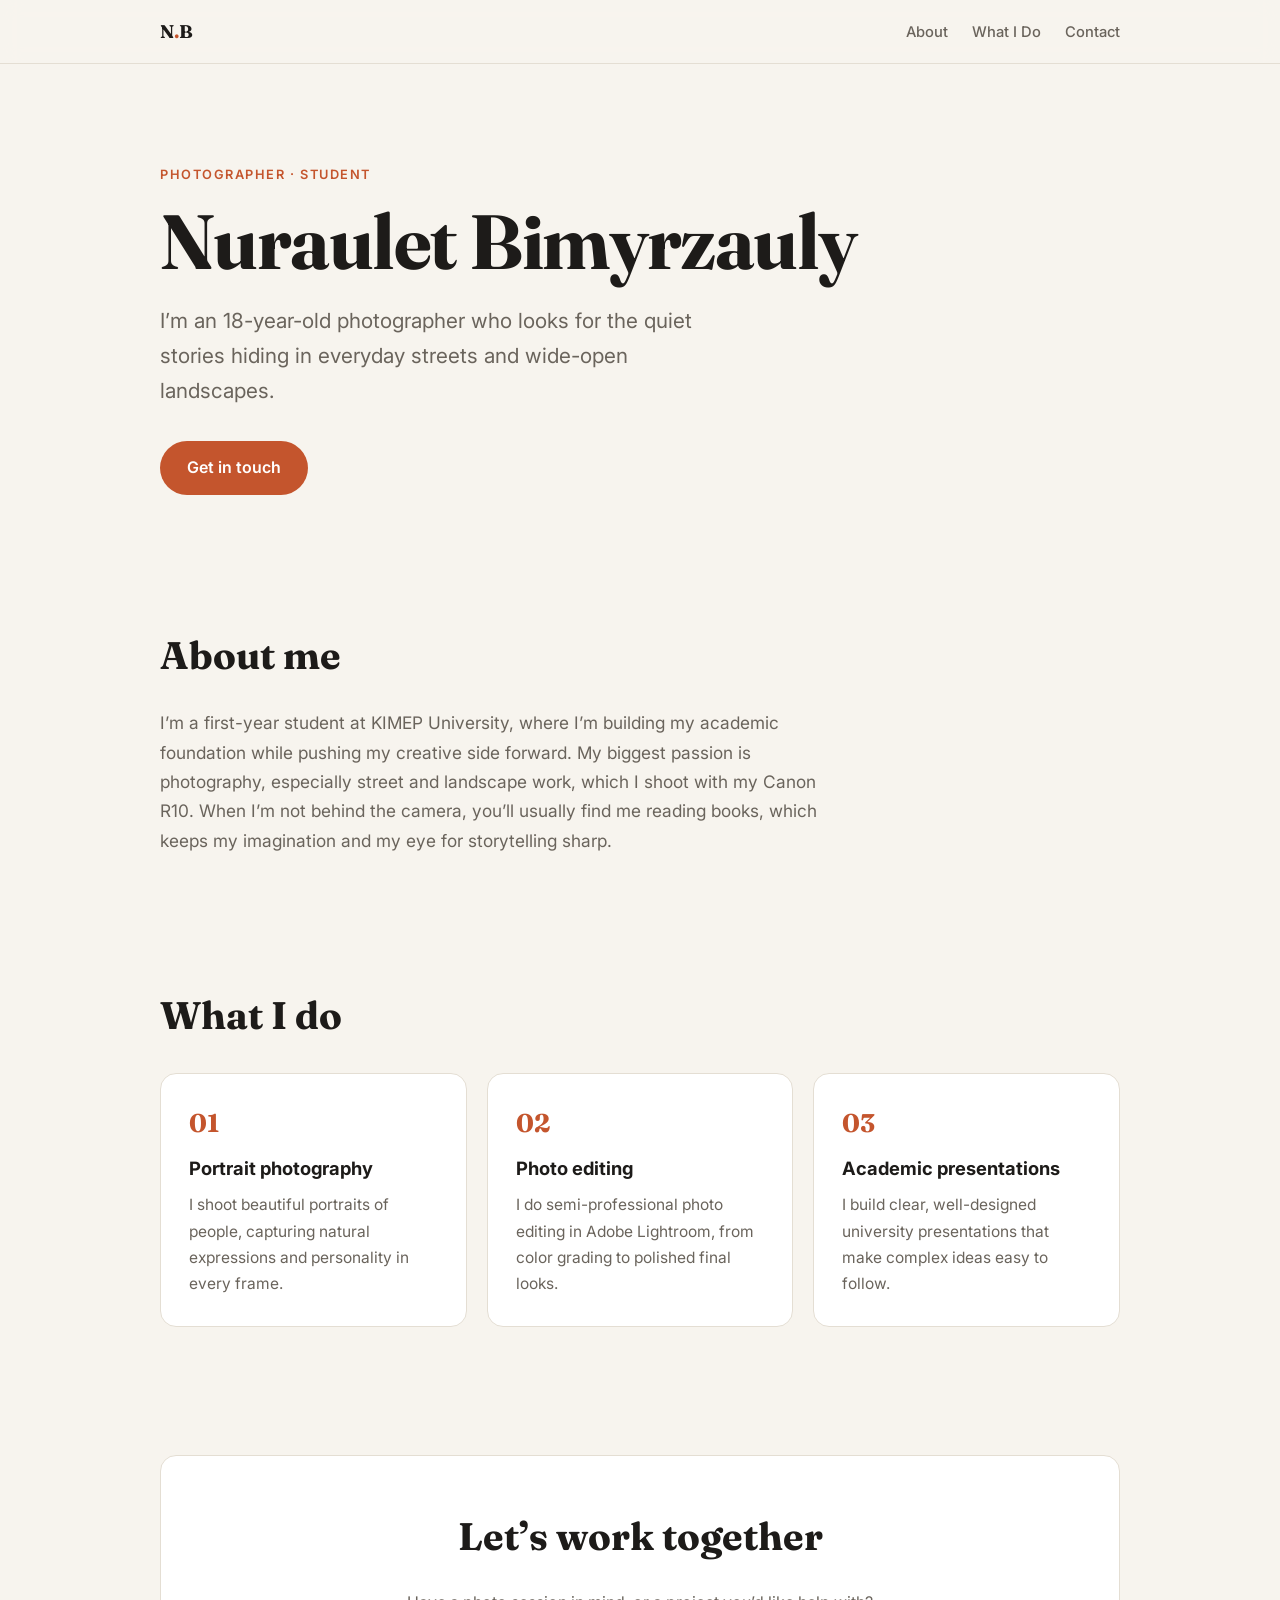
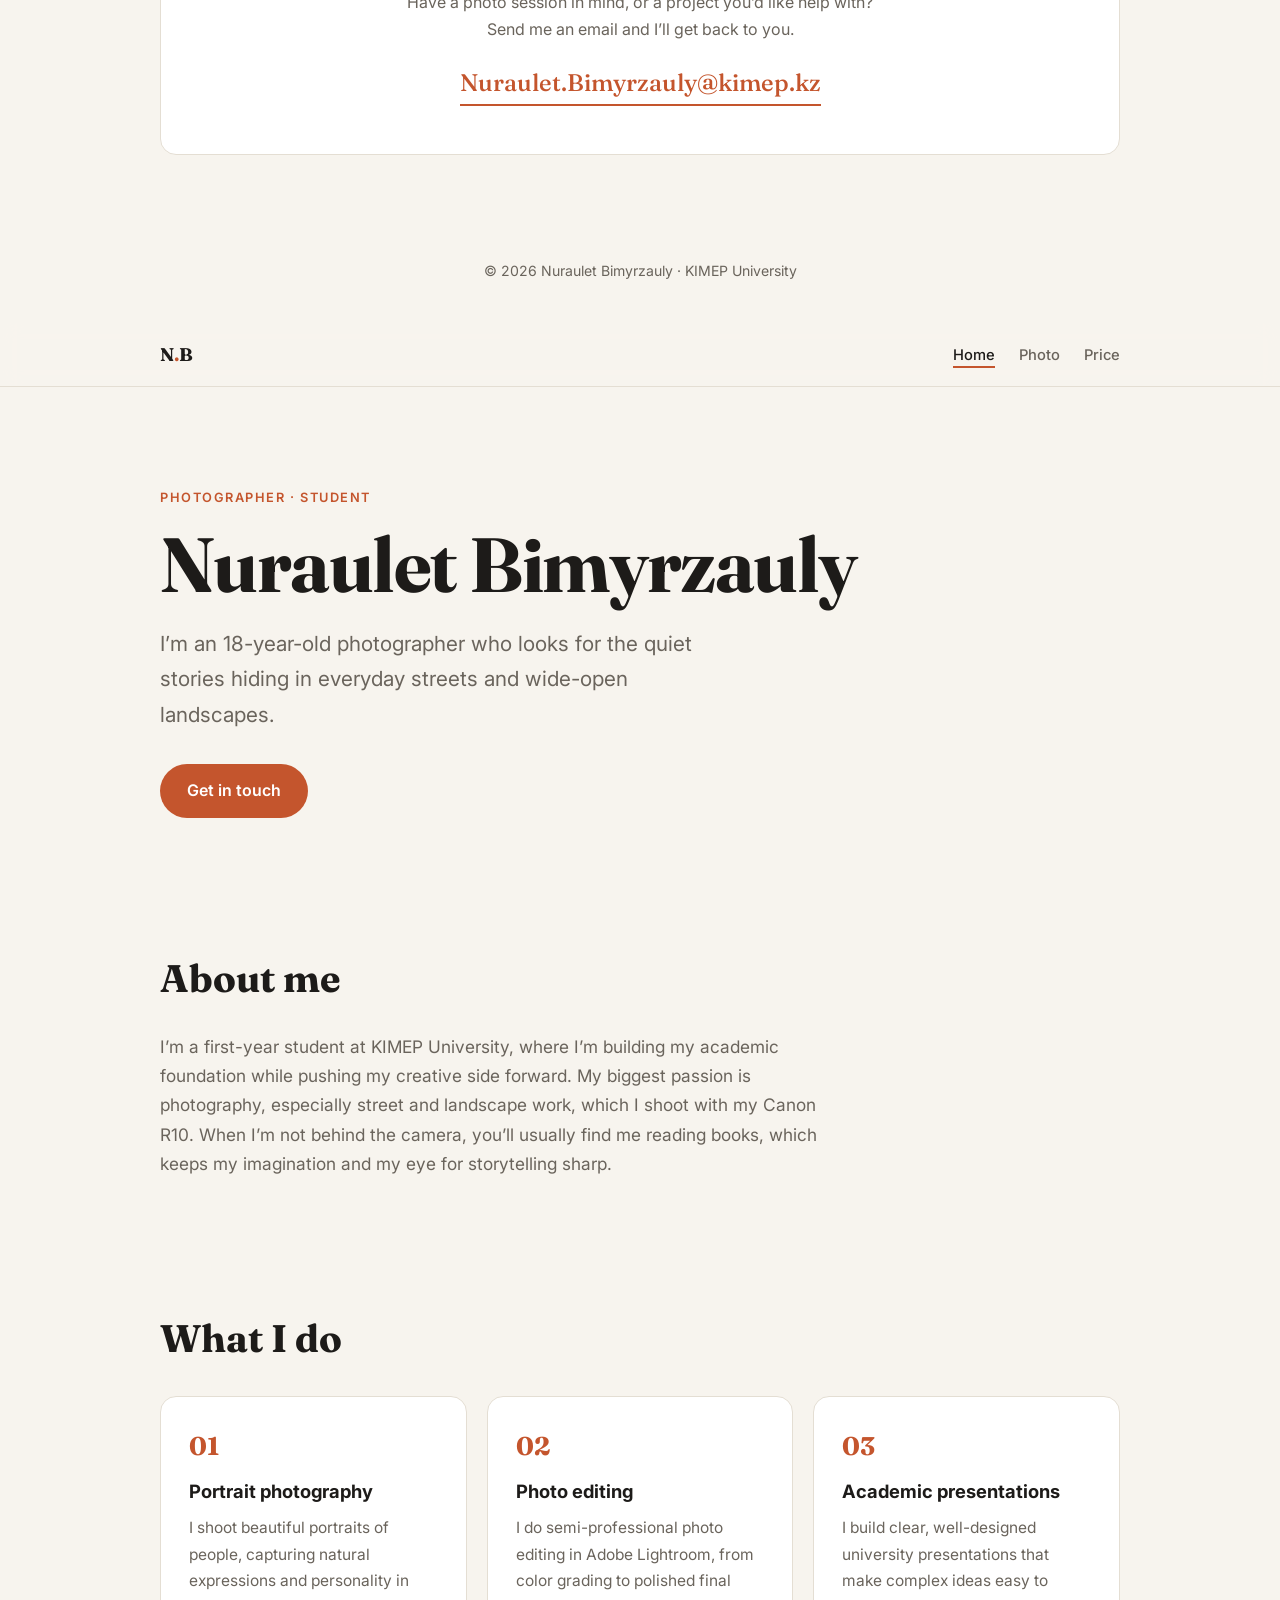
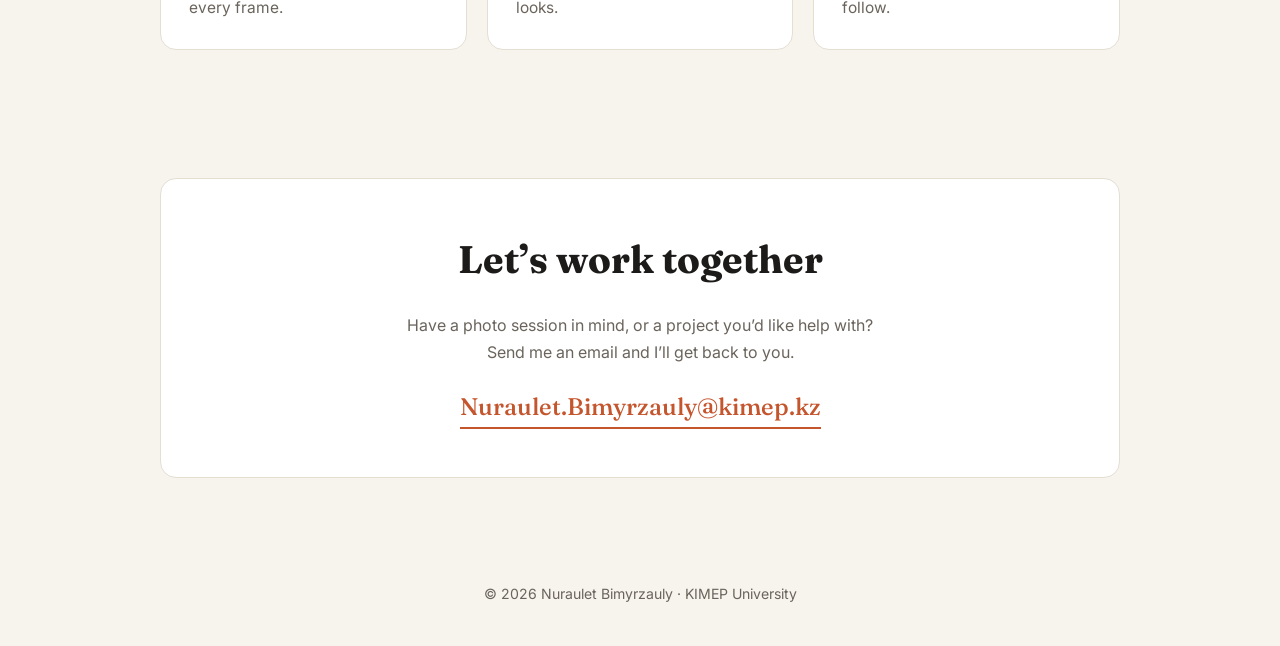
<file: index.html>
<!DOCTYPE html>
<html lang="en">
<head>
  <meta charset="UTF-8">
  <meta name="viewport" content="width=device-width, initial-scale=1">
  <title>Nuraulet Bimyrzauly – Photographer</title>
  <meta name="description" content="Portfolio of Nuraulet Bimyrzauly, an 18-year-old photographer and first-year student at KIMEP.">
  <link rel="preconnect" href="https://fonts.googleapis.com">
  <link rel="preconnect" href="https://fonts.gstatic.com" crossorigin>
  <link href="https://fonts.googleapis.com/css2?family=Fraunces:opsz,wght@9..144,500;9..144,700&family=Inter:wght@400;500;600&display=swap" rel="stylesheet">
  <style>
    :root {
      --bg: #f7f4ee;
      --surface: #ffffff;
      --text: #1d1b19;
      --muted: #6a645c;
      --accent: #c4552d;
      --border: #e4ded3;
      --radius: 16px;
      --serif: "Fraunces", Georgia, "Times New Roman", serif;
      --sans: "Inter", system-ui, -apple-system, "Segoe UI", Roboto, Arial, sans-serif;
    }

    @media (prefers-color-scheme: dark) {
      :root {
        --bg: #131211;
        --surface: #1d1b19;
        --text: #f1ece4;
        --muted: #a69f95;
        --accent: #e8794f;
        --border: #302d29;
      }
    }

    * { box-sizing: border-box; margin: 0; padding: 0; }

    html { scroll-behavior: smooth; }

    body {
      font-family: var(--sans);
      background: var(--bg);
      color: var(--text);
      line-height: 1.7;
      -webkit-font-smoothing: antialiased;
    }

    a { color: inherit; }

    .container {
      width: min(960px, 100% - 3rem);
      margin-inline: auto;
    }

    /* Navigation */
    header {
      position: sticky;
      top: 0;
      z-index: 10;
      background: color-mix(in srgb, var(--bg) 88%, transparent);
      backdrop-filter: blur(10px);
      border-bottom: 1px solid var(--border);
    }

    nav {
      display: flex;
      align-items: center;
      justify-content: space-between;
      padding: 1rem 0;
    }

    .logo {
      font-family: var(--serif);
      font-weight: 700;
      font-size: 1.15rem;
      text-decoration: none;
    }

    .logo span { color: var(--accent); }

    nav ul {
      display: flex;
      gap: 1.5rem;
      list-style: none;
    }

    nav ul a {
      font-size: 0.92rem;
      font-weight: 500;
      color: var(--muted);
      text-decoration: none;
      transition: color 0.2s;
    }

    nav ul a:hover { color: var(--accent); }

    /* Hero */
    .hero {
      padding: 6rem 0 4rem;
    }

    .eyebrow {
      display: inline-block;
      font-size: 0.8rem;
      font-weight: 600;
      letter-spacing: 0.12em;
      text-transform: uppercase;
      color: var(--accent);
      margin-bottom: 1rem;
    }

    .hero h1 {
      font-family: var(--serif);
      font-size: clamp(2.6rem, 8vw, 4.8rem);
      line-height: 1.05;
      font-weight: 700;
      letter-spacing: -0.02em;
      margin-bottom: 1.25rem;
    }

    .hero p {
      font-size: clamp(1.05rem, 2.5vw, 1.3rem);
      color: var(--muted);
      max-width: 36rem;
    }

    .btn {
      display: inline-block;
      margin-top: 2rem;
      padding: 0.85rem 1.7rem;
      background: var(--accent);
      color: #fff;
      font-weight: 600;
      text-decoration: none;
      border-radius: 999px;
      transition: transform 0.2s, box-shadow 0.2s;
    }

    .btn:hover {
      transform: translateY(-2px);
      box-shadow: 0 8px 20px color-mix(in srgb, var(--accent) 35%, transparent);
    }

    /* Sections */
    section { padding: 4rem 0; }

    h2 {
      font-family: var(--serif);
      font-size: clamp(1.8rem, 4vw, 2.4rem);
      font-weight: 700;
      margin-bottom: 1.25rem;
    }

    .about p {
      max-width: 42rem;
      font-size: 1.08rem;
      color: var(--muted);
    }

    /* Cards */
    .cards {
      display: grid;
      grid-template-columns: repeat(auto-fit, minmax(240px, 1fr));
      gap: 1.25rem;
      margin-top: 1.5rem;
    }

    .card {
      background: var(--surface);
      border: 1px solid var(--border);
      border-radius: var(--radius);
      padding: 1.75rem;
      transition: transform 0.2s, border-color 0.2s;
    }

    .card:hover {
      transform: translateY(-4px);
      border-color: var(--accent);
    }

    .card .num {
      font-family: var(--serif);
      font-size: 1.6rem;
      font-weight: 700;
      color: var(--accent);
    }

    .card h3 {
      font-size: 1.15rem;
      margin: 0.5rem 0;
    }

    .card p {
      font-size: 0.97rem;
      color: var(--muted);
    }

    /* Contact */
    .contact-box {
      background: var(--surface);
      border: 1px solid var(--border);
      border-radius: var(--radius);
      padding: clamp(1.75rem, 5vw, 3rem);
      text-align: center;
    }

    .contact-box p {
      color: var(--muted);
      max-width: 30rem;
      margin: 0 auto;
    }

    .email {
      display: inline-block;
      margin-top: 1.25rem;
      font-family: var(--serif);
      font-size: clamp(1.05rem, 3.6vw, 1.5rem);
      font-weight: 500;
      color: var(--accent);
      text-decoration: none;
      border-bottom: 2px solid currentColor;
      word-break: break-all;
    }

    .email:hover { opacity: 0.8; }

    footer {
      padding: 2.5rem 0;
      text-align: center;
      font-size: 0.88rem;
      color: var(--muted);
    }

    @media (max-width: 520px) {
      nav ul { gap: 1rem; }
      .hero { padding-top: 4rem; }
    }
  </style>
</head>
<body>

  <header>
    <nav class="container">
      <a href="#top" class="logo">N<span>.</span>B</a>
      <ul>
        <li><a href="#about">About</a></li>
        <li><a href="#skills">What I Do</a></li>
        <li><a href="#contact">Contact</a></li>
      </ul>
    </nav>
  </header>

  <main id="top">

    <div class="container hero">
      <span class="eyebrow">Photographer · Student</span>
      <h1>Nuraulet Bimyrzauly</h1>
      <p>I’m an 18-year-old photographer who looks for the quiet stories hiding in everyday streets and wide-open landscapes.</p>
      <a href="#contact" class="btn">Get in touch</a>
    </div>

    <section id="about" class="about">
      <div class="container">
        <h2>About me</h2>
        <p>
          I’m a first-year student at KIMEP University, where I’m building my academic foundation while pushing my creative side forward. My biggest passion is photography, especially street and landscape work, which I shoot with my Canon R10. When I’m not behind the camera, you’ll usually find me reading books, which keeps my imagination and my eye for storytelling sharp.
        </p>
      </div>
    </section>

    <section id="skills">
      <div class="container">
        <h2>What I do</h2>
        <div class="cards">
          <article class="card">
            <div class="num">01</div>
            <h3>Portrait photography</h3>
            <p>I shoot beautiful portraits of people, capturing natural expressions and personality in every frame.</p>
          </article>
          <article class="card">
            <div class="num">02</div>
            <h3>Photo editing</h3>
            <p>I do semi-professional photo editing in Adobe Lightroom, from color grading to polished final looks.</p>
          </article>
          <article class="card">
            <div class="num">03</div>
            <h3>Academic presentations</h3>
            <p>I build clear, well-designed university presentations that make complex ideas easy to follow.</p>
          </article>
        </div>
      </div>
    </section>

    <section id="contact">
      <div class="container">
        <div class="contact-box">
          <h2>Let’s work together</h2>
          <p>Have a photo session in mind, or a project you’d like help with? Send me an email and I’ll get back to you.</p>
          <a class="email" href="mailto:Nuraulet.Bimyrzauly@kimep.kz">Nuraulet.Bimyrzauly@kimep.kz</a>
        </div>
      </div>
    </section>

  </main>

  <footer>
    <div class="container">
      © 2026 Nuraulet Bimyrzauly · KIMEP University
    </div>
  </footer>

</body>
<!DOCTYPE html>
<html lang="en">
<head>
  <meta charset="UTF-8">
  <meta name="viewport" content="width=device-width, initial-scale=1">
  <title>Nuraulet Bimyrzauly – Photographer</title>
  <meta name="description" content="Portfolio of Nuraulet Bimyrzauly, an 18-year-old photographer and first-year student at KIMEP.">
  <link rel="preconnect" href="https://fonts.googleapis.com">
  <link rel="preconnect" href="https://fonts.gstatic.com" crossorigin>
  <link href="https://fonts.googleapis.com/css2?family=Fraunces:opsz,wght@9..144,500;9..144,700&family=Inter:wght@400;500;600&display=swap" rel="stylesheet">
  <link rel="stylesheet" href="style.css">
</head>
<body>

  <header>
    <nav class="container">
      <a href="index.html" class="logo">N<span>.</span>B</a>
      <ul>
        <li><a href="index.html" class="active" aria-current="page">Home</a></li>
        <li><a href="photo.html">Photo</a></li>
        <li><a href="price.html">Price</a></li>
      </ul>
    </nav>
  </header>

  <main id="top">

    <div class="container hero">
      <span class="eyebrow">Photographer · Student</span>
      <h1>Nuraulet Bimyrzauly</h1>
      <p>I’m an 18-year-old photographer who looks for the quiet stories hiding in everyday streets and wide-open landscapes.</p>
      <a href="#contact" class="btn">Get in touch</a>
    </div>

    <section id="about" class="about">
      <div class="container">
        <h2>About me</h2>
        <p>
          I’m a first-year student at KIMEP University, where I’m building my academic foundation while pushing my creative side forward. My biggest passion is photography, especially street and landscape work, which I shoot with my Canon R10. When I’m not behind the camera, you’ll usually find me reading books, which keeps my imagination and my eye for storytelling sharp.
        </p>
      </div>
    </section>

    <section id="skills">
      <div class="container">
        <h2>What I do</h2>
        <div class="cards">
          <article class="card">
            <div class="num">01</div>
            <h3>Portrait photography</h3>
            <p>I shoot beautiful portraits of people, capturing natural expressions and personality in every frame.</p>
          </article>
          <article class="card">
            <div class="num">02</div>
            <h3>Photo editing</h3>
            <p>I do semi-professional photo editing in Adobe Lightroom, from color grading to polished final looks.</p>
          </article>
          <article class="card">
            <div class="num">03</div>
            <h3>Academic presentations</h3>
            <p>I build clear, well-designed university presentations that make complex ideas easy to follow.</p>
          </article>
        </div>
      </div>
    </section>

    <section id="contact">
      <div class="container">
        <div class="contact-box">
          <h2>Let’s work together</h2>
          <p>Have a photo session in mind, or a project you’d like help with? Send me an email and I’ll get back to you.</p>
          <a class="email" href="mailto:Nuraulet.Bimyrzauly@kimep.kz">Nuraulet.Bimyrzauly@kimep.kz</a>
        </div>
      </div>
    </section>

  </main>

  <footer>
    <div class="container">
      © 2026 Nuraulet Bimyrzauly · KIMEP University
    </div>
  </footer>

</body>
</html>
</file>
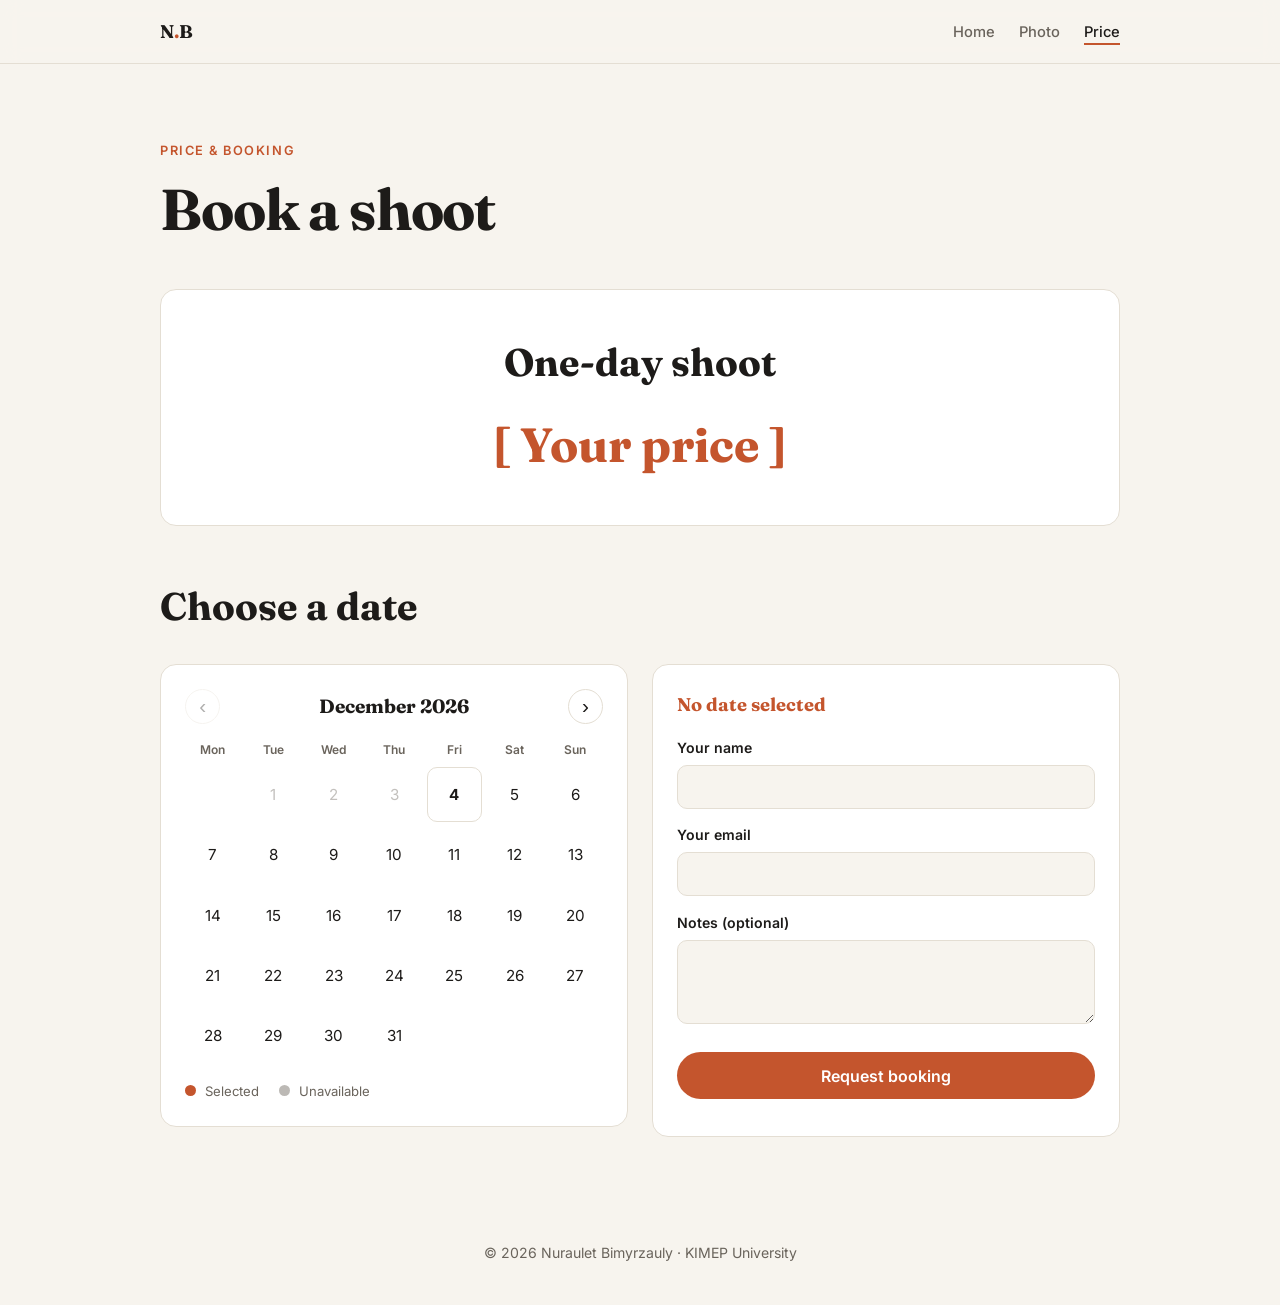
<file: price.html>
<!DOCTYPE html>
<html lang="en">
<head>
  <meta charset="UTF-8">
  <meta name="viewport" content="width=device-width, initial-scale=1">
  <title>Price – Nuraulet Bimyrzauly</title>
  <meta name="description" content="Price of a one-day photo shoot and booking calendar.">
  <link rel="preconnect" href="https://fonts.googleapis.com">
  <link rel="preconnect" href="https://fonts.gstatic.com" crossorigin>
  <link href="https://fonts.googleapis.com/css2?family=Fraunces:opsz,wght@9..144,500;9..144,700&family=Inter:wght@400;500;600&display=swap" rel="stylesheet">
  <link rel="stylesheet" href="style.css">
</head>
<body>

  <header>
    <nav class="container">
      <a href="index.html" class="logo">N<span>.</span>B</a>
      <ul>
        <li><a href="index.html">Home</a></li>
        <li><a href="photo.html">Photo</a></li>
        <li><a href="price.html" class="active" aria-current="page">Price</a></li>
      </ul>
    </nav>
  </header>

  <main>

    <div class="container page-head">
      <span class="eyebrow">Price &amp; Booking</span>
      <h1>Book a shoot</h1>
    </div>

    <section class="price-section">
      <div class="container">

        <div class="price-card">
          <h2>One-day shoot</h2>
          <!-- Replace the text below with your real price, e.g. 50,000 ₸ -->
          <div class="price">[ Your price ]</div>
        </div>

        <h2 class="calendar-title">Choose a date</h2>

        <div class="booking">

          <div class="calendar" aria-label="Booking calendar">
            <div class="cal-head">
              <button type="button" id="prev" class="cal-nav" aria-label="Previous month">&lsaquo;</button>
              <div id="month-label" class="month-label"></div>
              <button type="button" id="next" class="cal-nav" aria-label="Next month">&rsaquo;</button>
            </div>
            <div class="cal-weekdays">
              <span>Mon</span><span>Tue</span><span>Wed</span><span>Thu</span><span>Fri</span><span>Sat</span><span>Sun</span>
            </div>
            <div id="cal-grid" class="cal-grid"></div>
            <div class="legend">
              <span><i class="dot dot-selected"></i> Selected</span>
              <span><i class="dot dot-booked"></i> Unavailable</span>
            </div>
          </div>

          <form id="booking-form" class="booking-form">
            <p class="selected-date" id="selected-date">No date selected</p>

            <label for="name">Your name</label>
            <input type="text" id="name" name="name" required>

            <label for="email">Your email</label>
            <input type="email" id="email" name="email" required>

            <label for="notes">Notes (optional)</label>
            <textarea id="notes" name="notes" rows="3"></textarea>

            <button type="submit" class="btn btn-block">Request booking</button>
            <p class="form-status" id="form-status" aria-live="polite"></p>
          </form>

        </div>
      </div>
    </section>

  </main>

  <footer>
    <div class="container">
      © 2026 Nuraulet Bimyrzauly · KIMEP University
    </div>
  </footer>

  <script>
    // Dates that are already taken. Add them as "YYYY-MM-DD", e.g. ["2026-12-05", "2026-12-12"]
    const bookedDates = [];

    const OWNER_EMAIL = "Nuraulet.Bimyrzauly@kimep.kz";

    const today = new Date();
    today.setHours(0, 0, 0, 0);

    let viewYear = today.getFullYear();
    let viewMonth = today.getMonth();
    let selected = null;

    const grid = document.getElementById("cal-grid");
    const label = document.getElementById("month-label");
    const prevBtn = document.getElementById("prev");
    const nextBtn = document.getElementById("next");
    const selectedText = document.getElementById("selected-date");
    const form = document.getElementById("booking-form");
    const status = document.getElementById("form-status");

    function pad(n) { return String(n).padStart(2, "0"); }
    function toKey(y, m, d) { return y + "-" + pad(m + 1) + "-" + pad(d); }

    function prettyDate(key) {
      const [y, m, d] = key.split("-").map(Number);
      return new Date(y, m - 1, d).toLocaleDateString("en-US", {
        weekday: "long", year: "numeric", month: "long", day: "numeric"
      });
    }

    function render() {
      grid.innerHTML = "";
      label.textContent = new Date(viewYear, viewMonth, 1).toLocaleDateString("en-US", {
        month: "long", year: "numeric"
      });

      const offset = (new Date(viewYear, viewMonth, 1).getDay() + 6) % 7; // week starts on Monday
      const daysInMonth = new Date(viewYear, viewMonth + 1, 0).getDate();

      for (let i = 0; i < offset; i++) {
        const empty = document.createElement("div");
        grid.appendChild(empty);
      }

      for (let d = 1; d <= daysInMonth; d++) {
        const key = toKey(viewYear, viewMonth, d);
        const date = new Date(viewYear, viewMonth, d);
        const btn = document.createElement("button");
        btn.type = "button";
        btn.textContent = d;
        btn.className = "day";

        const isPast = date < today;
        const isBooked = bookedDates.includes(key);

        if (isPast || isBooked) {
          btn.disabled = true;
          if (isBooked) btn.classList.add("booked");
        }
        if (key === selected) btn.classList.add("selected");
        if (date.getTime() === today.getTime()) btn.classList.add("today");

        btn.addEventListener("click", function () {
          selected = key;
          selectedText.textContent = prettyDate(key);
          status.textContent = "";
          render();
        });

        grid.appendChild(btn);
      }

      prevBtn.disabled = (viewYear === today.getFullYear() && viewMonth === today.getMonth());
    }

    prevBtn.addEventListener("click", function () {
      viewMonth--;
      if (viewMonth < 0) { viewMonth = 11; viewYear--; }
      render();
    });

    nextBtn.addEventListener("click", function () {
      viewMonth++;
      if (viewMonth > 11) { viewMonth = 0; viewYear++; }
      render();
    });

    form.addEventListener("submit", function (e) {
      e.preventDefault();

      if (!selected) {
        status.textContent = "Please choose a date in the calendar first.";
        return;
      }

      const name = document.getElementById("name").value.trim();
      const email = document.getElementById("email").value.trim();
      const notes = document.getElementById("notes").value.trim();

      const subject = "Booking request: " + prettyDate(selected);
      const body =
        "Hello Nuraulet,\n\n" +
        "I would like to book a one-day shoot on " + prettyDate(selected) + ".\n\n" +
        "Name: " + name + "\n" +
        "Email: " + email + "\n" +
        (notes ? "Notes: " + notes + "\n" : "");

      status.textContent = "Opening your email app to send the request…";
      window.location.href = "mailto:" + OWNER_EMAIL +
        "?subject=" + encodeURIComponent(subject) +
        "&body=" + encodeURIComponent(body);
    });

    render();
  </script>

</body>
</html>
</file>
<file: style.css>
:root {
  --bg: #f7f4ee;
  --surface: #ffffff;
  --text: #1d1b19;
  --muted: #6a645c;
  --accent: #c4552d;
  --border: #e4ded3;
  --radius: 16px;
  --serif: "Fraunces", Georgia, "Times New Roman", serif;
  --sans: "Inter", system-ui, -apple-system, "Segoe UI", Roboto, Arial, sans-serif;
}

@media (prefers-color-scheme: dark) {
  :root {
    --bg: #131211;
    --surface: #1d1b19;
    --text: #f1ece4;
    --muted: #a69f95;
    --accent: #e8794f;
    --border: #302d29;
  }
}

* { box-sizing: border-box; margin: 0; padding: 0; }

html { scroll-behavior: smooth; }

body {
  font-family: var(--sans);
  background: var(--bg);
  color: var(--text);
  line-height: 1.7;
  -webkit-font-smoothing: antialiased;
}

a { color: inherit; }

.container {
  width: min(960px, 100% - 3rem);
  margin-inline: auto;
}

/* ---------- Navigation (shared by all pages) ---------- */
header {
  position: sticky;
  top: 0;
  z-index: 10;
  background: color-mix(in srgb, var(--bg) 88%, transparent);
  backdrop-filter: blur(10px);
  border-bottom: 1px solid var(--border);
}

nav {
  display: flex;
  align-items: center;
  justify-content: space-between;
  padding: 1rem 0;
}

.logo {
  font-family: var(--serif);
  font-weight: 700;
  font-size: 1.15rem;
  text-decoration: none;
}

.logo span { color: var(--accent); }

nav ul {
  display: flex;
  gap: 1.5rem;
  list-style: none;
}

nav ul a {
  font-size: 0.92rem;
  font-weight: 500;
  color: var(--muted);
  text-decoration: none;
  padding-bottom: 2px;
  border-bottom: 2px solid transparent;
  transition: color 0.2s, border-color 0.2s;
}

nav ul a:hover { color: var(--accent); }

nav ul a.active {
  color: var(--text);
  border-bottom-color: var(--accent);
}

/* ---------- Home: hero ---------- */
.hero {
  padding: 6rem 0 4rem;
}

.eyebrow {
  display: inline-block;
  font-size: 0.8rem;
  font-weight: 600;
  letter-spacing: 0.12em;
  text-transform: uppercase;
  color: var(--accent);
  margin-bottom: 1rem;
}

.hero h1 {
  font-family: var(--serif);
  font-size: clamp(2.6rem, 8vw, 4.8rem);
  line-height: 1.05;
  font-weight: 700;
  letter-spacing: -0.02em;
  margin-bottom: 1.25rem;
}

.hero p {
  font-size: clamp(1.05rem, 2.5vw, 1.3rem);
  color: var(--muted);
  max-width: 36rem;
}

.btn {
  display: inline-block;
  margin-top: 2rem;
  padding: 0.85rem 1.7rem;
  background: var(--accent);
  color: #fff;
  font-family: inherit;
  font-size: 1rem;
  font-weight: 600;
  text-decoration: none;
  border: 0;
  border-radius: 999px;
  cursor: pointer;
  transition: transform 0.2s, box-shadow 0.2s;
}

.btn:hover {
  transform: translateY(-2px);
  box-shadow: 0 8px 20px color-mix(in srgb, var(--accent) 35%, transparent);
}

.btn-block {
  display: block;
  width: 100%;
  margin-top: 1.25rem;
}

/* ---------- Sections ---------- */
section { padding: 4rem 0; }

h2 {
  font-family: var(--serif);
  font-size: clamp(1.8rem, 4vw, 2.4rem);
  font-weight: 700;
  margin-bottom: 1.25rem;
}

.about p {
  max-width: 42rem;
  font-size: 1.08rem;
  color: var(--muted);
}

/* ---------- Cards ---------- */
.cards {
  display: grid;
  grid-template-columns: repeat(auto-fit, minmax(240px, 1fr));
  gap: 1.25rem;
  margin-top: 1.5rem;
}

.card {
  background: var(--surface);
  border: 1px solid var(--border);
  border-radius: var(--radius);
  padding: 1.75rem;
  transition: transform 0.2s, border-color 0.2s;
}

.card:hover {
  transform: translateY(-4px);
  border-color: var(--accent);
}

.card .num {
  font-family: var(--serif);
  font-size: 1.6rem;
  font-weight: 700;
  color: var(--accent);
}

.card h3 {
  font-size: 1.15rem;
  margin: 0.5rem 0;
}

.card p {
  font-size: 0.97rem;
  color: var(--muted);
}

/* ---------- Contact ---------- */
.contact-box {
  background: var(--surface);
  border: 1px solid var(--border);
  border-radius: var(--radius);
  padding: clamp(1.75rem, 5vw, 3rem);
  text-align: center;
}

.contact-box p {
  color: var(--muted);
  max-width: 30rem;
  margin: 0 auto;
}

.email {
  display: inline-block;
  margin-top: 1.25rem;
  font-family: var(--serif);
  font-size: clamp(1.05rem, 3.6vw, 1.5rem);
  font-weight: 500;
  color: var(--accent);
  text-decoration: none;
  border-bottom: 2px solid currentColor;
  word-break: break-all;
}

.email:hover { opacity: 0.8; }

/* ---------- Inner page heading ---------- */
.page-head {
  padding: 4.5rem 0 1rem;
}

.page-head h1 {
  font-family: var(--serif);
  font-size: clamp(2.2rem, 6vw, 3.6rem);
  line-height: 1.1;
  font-weight: 700;
  letter-spacing: -0.02em;
}

/* ---------- Photo gallery ---------- */
.gallery-section { padding-top: 2rem; }

.gallery {
  display: grid;
  grid-template-columns: repeat(auto-fill, minmax(260px, 1fr));
  gap: 1rem;
}

.photo {
  overflow: hidden;
  border-radius: var(--radius);
  border: 1px solid var(--border);
  background: var(--surface);
  aspect-ratio: 4 / 5;
}

.photo img {
  display: block;
  width: 100%;
  height: 100%;
  object-fit: cover;
  transition: transform 0.4s;
}

.photo:hover img { transform: scale(1.04); }

/* ---------- Price ---------- */
.price-section { padding-top: 2rem; }

.price-card {
  background: var(--surface);
  border: 1px solid var(--border);
  border-radius: var(--radius);
  padding: clamp(1.75rem, 5vw, 2.5rem);
  text-align: center;
  margin-bottom: 3rem;
}

.price-card h2 { margin-bottom: 0.5rem; }

.price {
  font-family: var(--serif);
  font-size: clamp(2rem, 6vw, 3rem);
  font-weight: 700;
  color: var(--accent);
}

.calendar-title { margin-bottom: 1.5rem; }

/* ---------- Booking calendar ---------- */
.booking {
  display: grid;
  grid-template-columns: repeat(auto-fit, minmax(300px, 1fr));
  gap: 1.5rem;
  align-items: start;
}

.calendar,
.booking-form {
  background: var(--surface);
  border: 1px solid var(--border);
  border-radius: var(--radius);
  padding: 1.5rem;
}

.cal-head {
  display: flex;
  align-items: center;
  justify-content: space-between;
  margin-bottom: 1rem;
}

.month-label {
  font-family: var(--serif);
  font-size: 1.2rem;
  font-weight: 700;
}

.cal-nav {
  width: 2.2rem;
  height: 2.2rem;
  border-radius: 50%;
  border: 1px solid var(--border);
  background: transparent;
  color: var(--text);
  font-size: 1.3rem;
  line-height: 1;
  cursor: pointer;
  transition: border-color 0.2s, color 0.2s;
}

.cal-nav:hover:not(:disabled) {
  border-color: var(--accent);
  color: var(--accent);
}

.cal-nav:disabled { opacity: 0.35; cursor: not-allowed; }

.cal-weekdays,
.cal-grid {
  display: grid;
  grid-template-columns: repeat(7, 1fr);
  gap: 0.3rem;
}

.cal-weekdays {
  margin-bottom: 0.4rem;
  text-align: center;
  font-size: 0.75rem;
  font-weight: 600;
  color: var(--muted);
}

.day {
  aspect-ratio: 1;
  border: 1px solid transparent;
  border-radius: 10px;
  background: transparent;
  color: var(--text);
  font-family: inherit;
  font-size: 0.95rem;
  cursor: pointer;
  transition: background 0.15s, border-color 0.15s;
}

.day:hover:not(:disabled) { border-color: var(--accent); }

.day.today { border-color: var(--border); font-weight: 700; }

.day.selected {
  background: var(--accent);
  color: #fff;
  border-color: var(--accent);
}

.day:disabled {
  color: var(--muted);
  opacity: 0.4;
  cursor: not-allowed;
}

.day.booked {
  text-decoration: line-through;
  background: color-mix(in srgb, var(--muted) 18%, transparent);
}

.legend {
  display: flex;
  gap: 1.25rem;
  margin-top: 1rem;
  font-size: 0.82rem;
  color: var(--muted);
}

.dot {
  display: inline-block;
  width: 0.7rem;
  height: 0.7rem;
  border-radius: 50%;
  margin-right: 0.3rem;
}

.dot-selected { background: var(--accent); }
.dot-booked { background: color-mix(in srgb, var(--muted) 45%, transparent); }

/* ---------- Booking form ---------- */
.selected-date {
  font-family: var(--serif);
  font-size: 1.15rem;
  font-weight: 700;
  color: var(--accent);
  margin-bottom: 1rem;
}

.booking-form label {
  display: block;
  margin-top: 0.9rem;
  margin-bottom: 0.3rem;
  font-size: 0.88rem;
  font-weight: 600;
}

.booking-form input,
.booking-form textarea {
  width: 100%;
  padding: 0.7rem 0.9rem;
  border: 1px solid var(--border);
  border-radius: 10px;
  background: var(--bg);
  color: var(--text);
  font-family: inherit;
  font-size: 1rem;
}

.booking-form input:focus,
.booking-form textarea:focus {
  outline: 2px solid var(--accent);
  outline-offset: 1px;
}

.form-status {
  margin-top: 0.8rem;
  font-size: 0.9rem;
  color: var(--muted);
}

/* ---------- Footer ---------- */
footer {
  padding: 2.5rem 0;
  text-align: center;
  font-size: 0.88rem;
  color: var(--muted);
}

@media (max-width: 520px) {
  nav ul { gap: 1rem; }
  .hero { padding-top: 4rem; }
}
</file>
